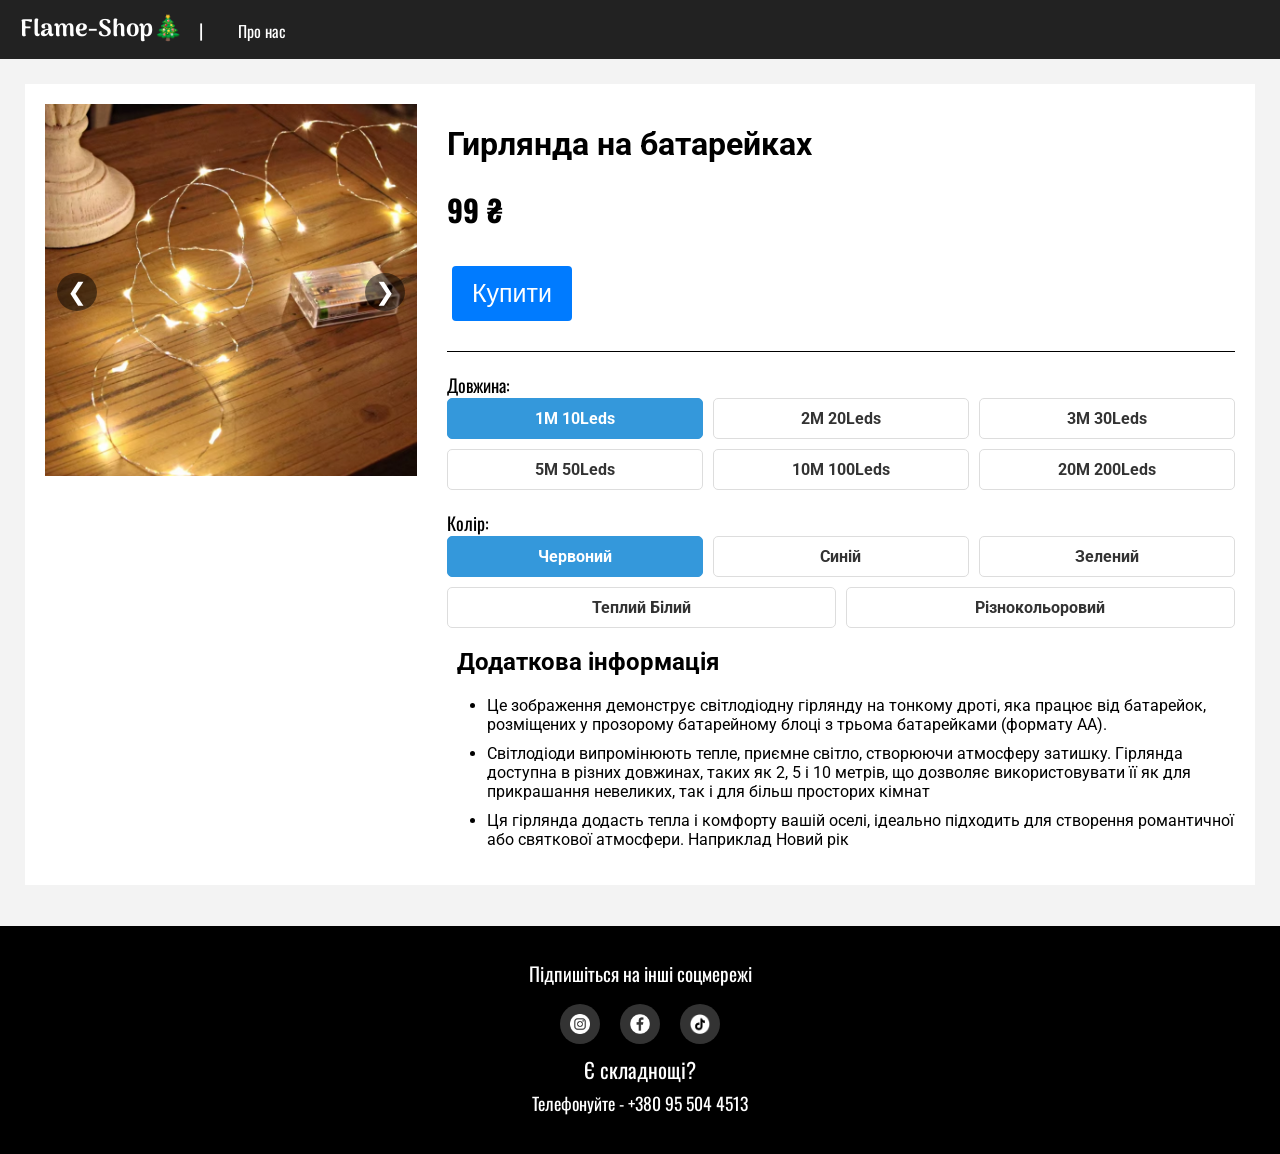
<file: ATLANT-shop-master/other/products-site/product1.html>
<!DOCTYPE html>
<html lang="uk">
<head>
    <meta charset="UTF-8">
    <meta name="viewport" content="width=device-width, initial-scale=1.0">
    <title>Flame-Shop🎄</title>
    <link rel="icon" href="../material/logo/logo.png" type="image/png">

    <link rel="stylesheet" href="css/styles.css">
    <link rel="icon" href="./material/logo/logo.png" type="image/png">
    <link rel="preconnect" href="https://fonts.googleapis.com">
    <link rel="preconnect" href="https://fonts.gstatic.com" crossorigin>
    <link href="https://fonts.googleapis.com/css2?family=Rubik+Wet+Paint&display=swap" rel="stylesheet">
    <link rel="preconnect" href="https://fonts.googleapis.com">
    <link rel="preconnect" href="https://fonts.gstatic.com" crossorigin>
    <link href="https://fonts.googleapis.com/css2?family=Oxanium:wght@200..800&family=Rubik+Wet+Paint&display=swap" rel="stylesheet">
    <link rel="preconnect" href="https://fonts.googleapis.com">
    <link rel="preconnect" href="https://fonts.gstatic.com" crossorigin>
    <link href="https://fonts.googleapis.com/css2?family=Arima:wght@100..700&family=Oxanium:wght@200..800&family=Rubik+Wet+Paint&display=swap" rel="stylesheet">
    <link rel="preconnect" href="https://fonts.googleapis.com">
    <link rel="preconnect" href="https://fonts.gstatic.com" crossorigin>
    <link href="https://fonts.googleapis.com/css2?family=Arima:wght@100..700&family=Oswald:wght@200..700&family=Oxanium:wght@200..800&family=Rubik+Wet+Paint&display=swap" rel="stylesheet">
    <link rel="preconnect" href="https://fonts.googleapis.com">
    <link rel="preconnect" href="https://fonts.gstatic.com" crossorigin>
    <link href="https://fonts.googleapis.com/css2?family=Arima:wght@100..700&family=Kanit:ital,wght@0,100;0,200;0,300;0,400;0,500;0,600;0,700;0,800;0,900;1,100;1,200;1,300;1,400;1,500;1,600;1,700;1,800;1,900&family=Oswald:wght@200..700&family=Oxanium:wght@200..800&family=Rubik+Wet+Paint&display=swap" rel="stylesheet">
    <link rel="preconnect" href="https://fonts.googleapis.com">
    <link rel="preconnect" href="https://fonts.gstatic.com" crossorigin>
    <link href="https://fonts.googleapis.com/css2?family=Arima:wght@100..700&family=Kanit:ital,wght@0,100;0,200;0,300;0,400;0,500;0,600;0,700;0,800;0,900;1,100;1,200;1,300;1,400;1,500;1,600;1,700;1,800;1,900&family=Oswald:wght@200..700&family=Oxanium:wght@200..800&family=Roboto:ital,wght@0,100;0,300;0,400;0,500;0,700;0,900;1,100;1,300;1,400;1,500;1,700;1,900&family=Rubik+Wet+Paint&display=swap" rel="stylesheet">
</head>
<body>
    <header>
        <div class="logo"><a href="#main">Flame-Shop🎄</a></div>
        <nav>
            <ul>
                <li class="separator">|</li>
                <li><a href="#about">Про нас</a></li>
            </ul>
        </nav>
    </header>

    <main>
        <div class="product-container">
            <div class="product-image">
                <!-- Слайдер для фотографій -->
                <div class="slider">
                    <img src="../material/Gerlanda3batarwhite/gerlanda3batareyki.png" alt="ger3bat" class="slide active">
                    <img src="../material/Gerlanda3batarwhite/ger3bat1.png" alt="ger3bat1" class="slide">
                    <img src="../material/Gerlanda3batarwhite/ger3bat2.png" alt="get1" class="slide">
                    <div class="navigation">
                        <button id="prev" class="nav-btn">❮</button>
                        <button id="next" class="nav-btn">❯</button>
                    </div>
                </div>
            </div>
            <div class="product-details">
                <h1>Гирлянда на батарейках</h1>
                <p class="price">
                    <span class="new-price pricedisplay" id="priceDisplay">199 ₴</span>
                    <!-- <span class="old-price">349 ₴</span> -->
                </p>
                <form id="buy">
                    <button class="buy-btn" id="buy">Купити</button>
                </form>
                
                <div class="divider"></div>


                <div class="span-options-div">
                    <span class="">Довжина:</span>
                </div>


                <div class="length-options">
                    <!-- Метр в script.js -->
                    <div class="length-option selected" data-length="1m 10Leds" data-price="99">1M 10Leds</div>
                    <div class="length-option" data-length="2meters 20 leds" data-price="150">2M 20Leds</div>
                    <div class="length-option" data-length="3meters 30 leds" data-price="200">3M 30Leds</div>
                    <div class="length-option" data-length="5meters 50 leds" data-price="300">5M 50Leds</div>
                    <div class="length-option" data-length="10meters 100 leds" data-price="400">10M 100Leds</div>
                    <div class="length-option" data-length="20meters 100 leds" data-price="502">20M 200Leds</div>
                </div>

                <div class="span-options-div">
                    <span>Колір:</span>
                </div>

                <div class="color-options">
                    <div class="color-option selected" data-color="Червоний" id="color-red">Червоний</div>
                    <div class="color-option" data-color="Синій" id="color-blue">Синій</div>
                    <div class="color-option" data-color="Зелений" id="color-green">Зелений</div>
                    <div class="color-option" data-color="Теплий Білий" id="color-warm-white">Теплий Білий</div>
                    <div class="color-option" data-color="Різнокольоровий" id="color-rainbow">Різнокольоровий</div>
                </div>


                <h2 class="more-inf">Додаткова інформація</h2>
                <ul class="warranty-options">
                    <li>
                        Це зображення демонструє світлодіодну гірлянду на тонкому дроті, яка працює від батарейок, розміщених у прозорому батарейному блоці з трьома батарейками (формату AA).
                    </li>
                    <li>
                        Світлодіоди випромінюють тепле, приємне світло, створюючи атмосферу затишку. 
                        Гірлянда доступна в різних довжинах, таких як 2, 5 і 10 метрів, 
                        що дозволяє використовувати її як для прикрашання невеликих, 
                        так і для більш просторих кімнат
                    </li>
                    <li>
                        Ця гірлянда додасть тепла і комфорту вашій оселі, 
                        ідеально підходить для створення романтичної або святкової атмосфери.
                        Наприклад Новий рік
                    </li>
                </ul>
            </div>
        </div>
    </main>

    <footer>
        <p>Підпишіться на інші соцмережі</p>
        <div class="social-icons">
            <a href="#"><img src="../icons/instagram-ico.png" alt="Instagram"></a>
            <a href="#"><img src="../icons/facebook-ico.png" alt="Facebook"></a>
            <a href="#"><img src="../icons/tiktok-logo.png" alt="TikTok"></a>
        </div>
        <div class="problems_is">
            <p>Є складнощі?</p>
            <p id="textToCopy" onclick="copyText()">
                Телефонуйте - +380 95 504 4513
                <span class="tooltip">Скопіювати номер</span>
            </p>
        </div>
        <div id="notification" class="notification">Номер скопійовано!</div>


    </footer>

    <script>
        function copyText() {
            // Отримуємо текст з елемента
            const number = '+380 95 504 45 13';

            // Копіюємо текст у буфер обміну
            navigator.clipboard.writeText(number).then(() => {
                // Показуємо сповіщення
                const notification = document.getElementById("notification");
                notification.classList.add("show");

                // Ховаємо сповіщення через 2 секунди
                setTimeout(() => {
                    notification.classList.remove("show");
                }, 2000);
            }).catch(err => {
                console.error("Помилка копіювання: ", err);
            });
        }
    </script>



<div id="modal">
    <div class="modal-content">
        <span class="close-btn">&times;</span>
        <h2>Інформація про товар</h2>
        <p>Довжина: <span id="productLength">1M</span></p>
        <p>Колір: <span id="productColor">Червоний🟥</span></p>
        <p>Ціна: <span id="productPrice">200</span><span> ₴</span></p>
        <button class="buy-button-modal" id="button-end-buy">Підтвердити покупку</button>
    </div>
</div>
    <script src="script-product1.js"></script>
</body>
</html>
</file>
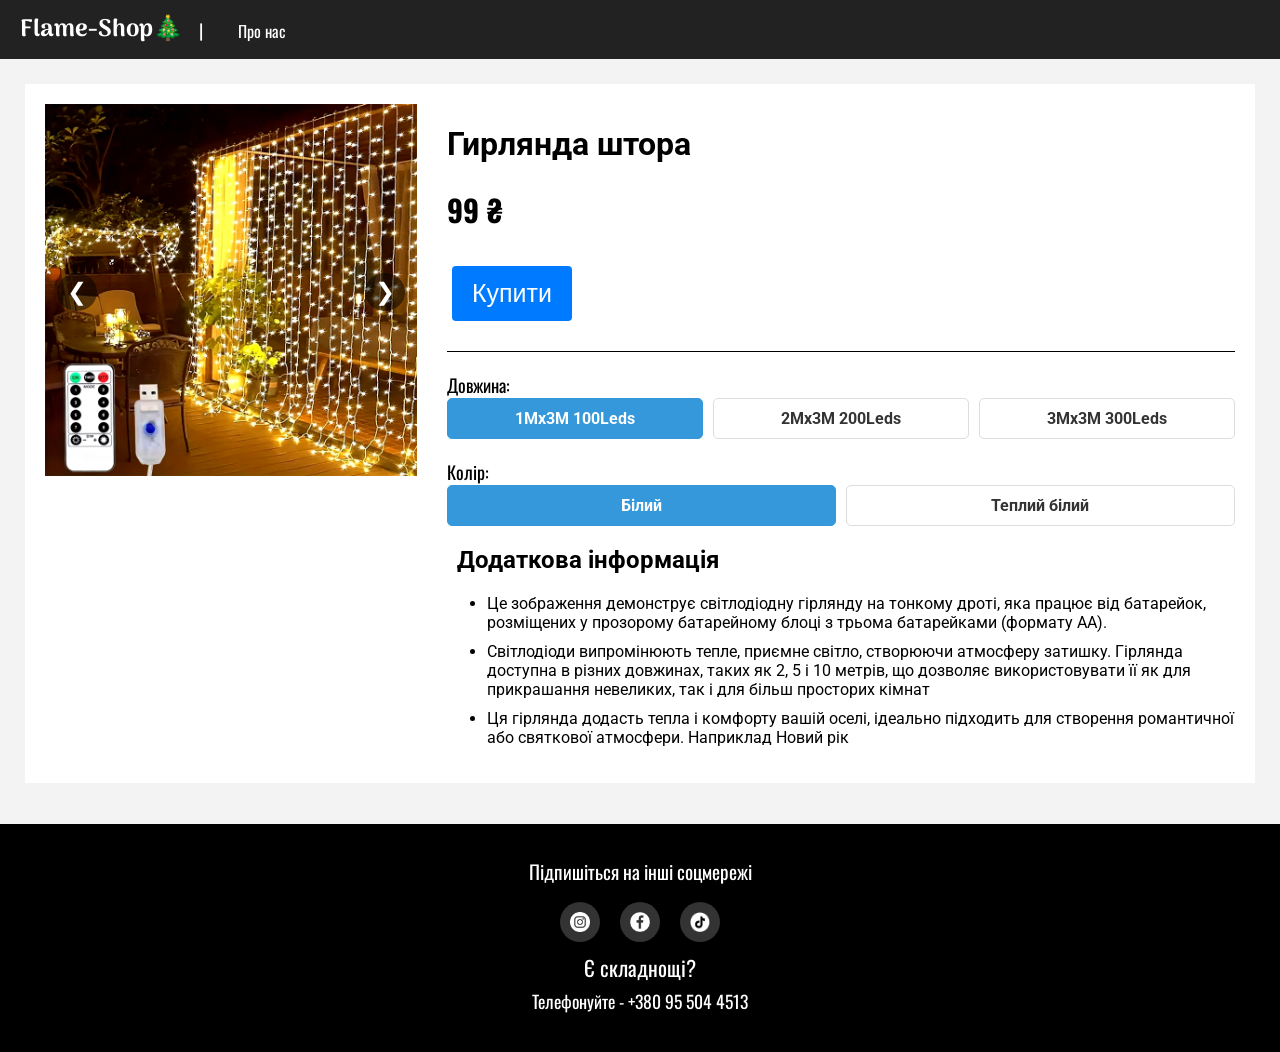
<file: ATLANT-shop-master/other/products-site/product3.html>
<!DOCTYPE html>
<html lang="uk">
<head>
    <meta charset="UTF-8">
    <meta name="viewport" content="width=device-width, initial-scale=1.0">
    <title>Flame-Shop🎄</title>
    <link rel="icon" href="../material/logo/logo.png" type="image/png">

    <link rel="stylesheet" href="css/styles.css">
    <link rel="icon" href="./material/logo/logo.png" type="image/png">
    <link rel="preconnect" href="https://fonts.googleapis.com">
    <link rel="preconnect" href="https://fonts.gstatic.com" crossorigin>
    <link href="https://fonts.googleapis.com/css2?family=Rubik+Wet+Paint&display=swap" rel="stylesheet">
    <link rel="preconnect" href="https://fonts.googleapis.com">
    <link rel="preconnect" href="https://fonts.gstatic.com" crossorigin>
    <link href="https://fonts.googleapis.com/css2?family=Oxanium:wght@200..800&family=Rubik+Wet+Paint&display=swap" rel="stylesheet">
    <link rel="preconnect" href="https://fonts.googleapis.com">
    <link rel="preconnect" href="https://fonts.gstatic.com" crossorigin>
    <link href="https://fonts.googleapis.com/css2?family=Arima:wght@100..700&family=Oxanium:wght@200..800&family=Rubik+Wet+Paint&display=swap" rel="stylesheet">
    <link rel="preconnect" href="https://fonts.googleapis.com">
    <link rel="preconnect" href="https://fonts.gstatic.com" crossorigin>
    <link href="https://fonts.googleapis.com/css2?family=Arima:wght@100..700&family=Oswald:wght@200..700&family=Oxanium:wght@200..800&family=Rubik+Wet+Paint&display=swap" rel="stylesheet">
    <link rel="preconnect" href="https://fonts.googleapis.com">
    <link rel="preconnect" href="https://fonts.gstatic.com" crossorigin>
    <link href="https://fonts.googleapis.com/css2?family=Arima:wght@100..700&family=Kanit:ital,wght@0,100;0,200;0,300;0,400;0,500;0,600;0,700;0,800;0,900;1,100;1,200;1,300;1,400;1,500;1,600;1,700;1,800;1,900&family=Oswald:wght@200..700&family=Oxanium:wght@200..800&family=Rubik+Wet+Paint&display=swap" rel="stylesheet">
    <link rel="preconnect" href="https://fonts.googleapis.com">
    <link rel="preconnect" href="https://fonts.gstatic.com" crossorigin>
    <link href="https://fonts.googleapis.com/css2?family=Arima:wght@100..700&family=Kanit:ital,wght@0,100;0,200;0,300;0,400;0,500;0,600;0,700;0,800;0,900;1,100;1,200;1,300;1,400;1,500;1,600;1,700;1,800;1,900&family=Oswald:wght@200..700&family=Oxanium:wght@200..800&family=Roboto:ital,wght@0,100;0,300;0,400;0,500;0,700;0,900;1,100;1,300;1,400;1,500;1,700;1,900&family=Rubik+Wet+Paint&display=swap" rel="stylesheet">
</head>
<body>
    <header>
        <div class="logo"><a href="#main">Flame-Shop🎄</a></div>
        <nav>
            <ul>
                <li class="separator">|</li>
                <li><a href="#about">Про нас</a></li>
            </ul>
        </nav>
    </header>

    <main>
        <div class="product-container">
            <div class="product-image">
                <!-- Слайдер для фотографій -->
                <div class="slider">
                    <img src="../material/shtoriger/shtoriger1.png" alt="gershtore1" class="slide active">
                    <img src="../material/shtoriger/shtoriger2.png" alt="gershore2" class="slide">
                    <img src="../material/shtoriger/shtoriger3.png" alt="gershote3" class="slide">
                    <div class="navigation">
                        <button id="prev" class="nav-btn">❮</button>
                        <button id="next" class="nav-btn">❯</button>
                    </div>
                </div>
            </div>
            <div class="product-details">
                <h1>Гирлянда штора</h1>
                <p class="price">
                    <span class="new-price pricedisplay" id="priceDisplay">190 ₴</span>
                    <!-- <span class="old-price">349 ₴</span> -->
                </p>
                <form id="buy">
                    <button class="buy-btn" id="buy">Купити</button>
                </form>
                
                <div class="divider"></div>


                <div class="span-options-div">
                    <span class="">Довжина:</span>
                </div>


                <div class="length-options">
                    <!-- Метр в script.js -->
                    <div class="length-option selected" data-length="1m 10Leds">1Mx3M 100Leds</div>
                    <div class="length-option" data-length="2meters 20 leds">2Mx3M 200Leds</div>
                    <div class="length-option" data-length="3meters 30 leds">3Mx3M 300Leds</div>
                </div>

                <div class="span-options-div">
                    <span>Колір:</span>
                </div>

                <div class="color-options">
                    <div class="color-option selected" data-color="Білий" id="color-white">Білий</div>
                    <div class="color-option" data-color="Теплий Білий" id="color-warm-white">Теплий білий</div>
                </div>


                <h2 class="more-inf">Додаткова інформація</h2>
                <ul class="warranty-options">
                    <li>
                        Це зображення демонструє світлодіодну гірлянду на тонкому дроті, яка працює від батарейок, розміщених у прозорому батарейному блоці з трьома батарейками (формату AA).
                    </li>
                    <li>
                        Світлодіоди випромінюють тепле, приємне світло, створюючи атмосферу затишку. 
                        Гірлянда доступна в різних довжинах, таких як 2, 5 і 10 метрів, 
                        що дозволяє використовувати її як для прикрашання невеликих, 
                        так і для більш просторих кімнат
                    </li>
                    <li>
                        Ця гірлянда додасть тепла і комфорту вашій оселі, 
                        ідеально підходить для створення романтичної або святкової атмосфери.
                        Наприклад Новий рік
                    </li>
                </ul>
            </div>
        </div>
    </main>

    <footer>
        <p>Підпишіться на інші соцмережі</p>
        <div class="social-icons">
            <a href="#"><img src="../icons/instagram-ico.png" alt="Instagram"></a>
            <a href="#"><img src="../icons/facebook-ico.png" alt="Facebook"></a>
            <a href="#"><img src="../icons/tiktok-logo.png" alt="TikTok"></a>
        </div>
        <div class="problems_is">
            <p>Є складнощі?</p>
            <p id="textToCopy" onclick="copyText()">
                Телефонуйте - +380 95 504 4513
                <span class="tooltip">Скопіювати номер</span>
            </p>
        </div>
        <div id="notification" class="notification">Номер скопійовано!</div>


    </footer>

    <script>
        function copyText() {
            // Отримуємо текст з елемента
            const number = '+380 95 504 45 13';

            // Копіюємо текст у буфер обміну
            navigator.clipboard.writeText(number).then(() => {
                // Показуємо сповіщення
                const notification = document.getElementById("notification");
                notification.classList.add("show");

                // Ховаємо сповіщення через 2 секунди
                setTimeout(() => {
                    notification.classList.remove("show");
                }, 2000);
            }).catch(err => {
                console.error("Помилка копіювання: ", err);
            });
        }
    </script>



<div id="modal">
    <div class="modal-content">
        <span class="close-btn">&times;</span>
        <h2>Інформація про товар</h2>
        <p>Довжина: <span id="productLength">1M</span></p>
        <p>Колір: <span id="productColor">Червоний🟥</span></p>
        <p>Ціна: <span id="productPrice">200</span><span> ₴</span></p>
        <button class="buy-button-modal" id="button-end-buy">Підтвердити покупку</button>
    </div>
</div>
    <script src="script-product3.js"></script>
</body>
</html>
</file>
<file: ATLANT-shop-master/other/products-site/css/styles.css>
body {
    font-family: "Oswald", sans-serif;
    margin: 0;
    padding: 0;
    background-color: #f3f3f3;
}

p {
    font-family: "Oswald", sans-serif;
}


main {
    padding: 25px;
    margin-bottom: 16px;
}


.divider {
    width: 100%;
    height: 1px;
    background-color: black;
    margin: 20px 0;
}


header {
    display: flex;
    padding: 10px 20px;
    background-color: #222;
    color: white;
    align-items: center;
}

header .logo a { 
    font-family: "Arima", system-ui;
}

header .logo a {
    font-family: "Arima", system-ui;
    font-size: 24px;
    font-weight: bold;
    text-decoration: none;
    color: white;
}

/* Стиль для навігаційного меню */
nav ul {
    list-style: none; /* Видаляємо маркери списку */
    padding: 0; /* Вимикаємо відступи */
    margin: 0; /* Вимикаємо зовнішні відступи */
}

nav ul li {
    display: inline; /* Відображаємо елементи списку в рядок */
    margin: 0 15px; /* Відстань між елементами */
}

nav ul li a {
    color: white; /* Колір тексту посилань */
    text-decoration: none; /* Без підкреслення */
    font-size: 16px; /* Розмір шрифту */
}

nav ul li a:hover {
    text-decoration: underline; /* Підкреслення при наведенні */
}

.separator {
    display: inline-block; /* Зберігаємо в рядку */
    color: white; /* Колір роздільника */
    font-size: 18px; /* Розмір шрифту для роздільника */
    margin: 0 16px; /* Відстань навколо роздільника */
}

/* Контейнер для тексту */
.container {
    display: flex;
    justify-content: center; /* Центруємо по горизонталі */
    align-items: center; /* Центруємо по вертикалі */
    height: 100vh; /* Висота вікна */
    text-align: center; /* Центруємо текст */
}





.length-options {
    position: relative;
    display: flex;
    flex-wrap: wrap;
    gap: 10px;
    margin-bottom: 20px;
    justify-content: center;
}

.length-option {
    position: relative;
    padding: 10px 20px;
    border: 1px solid #ddd;
    border-radius: 5px;
    color: #333;
    cursor: pointer;
    font-weight: bold;
    z-index: 1;
    transition: color 0.3s, background-color 0.3s, border-color 0.3s;
    flex: 1 1 calc(25% - 10px);
    text-align: center;
    background-color: transparent; /* Фон за замовчуванням прозорий */
}

.length-option.selected {
    color: #fff;
    background-color: #3498db; /* Фон для вибраної кнопки */
    border-color: #3498db;
}

.length-option:hover {
    color: #111;
}







.color-options {
    position: relative;
    display: flex;
    flex-wrap: wrap;
    gap: 10px;
    margin-bottom: 20px;
    justify-content: center;
}

.color-option {
    position: relative;
    padding: 10px 20px;
    border: 1px solid #ddd;
    border-radius: 5px;
    color: #333;
    cursor: pointer;
    font-weight: bold;
    z-index: 1;
    transition: color 0.3s, background-color 0.3s, border-color 0.3s;
    flex: 1 1 calc(25% - 10px);
    text-align: center;
    background-color: transparent; /* Фон за замовчуванням прозорий */
}

.color-option.selected {
    color: #fff;
    background-color: #3498db; /* Фон для вибраної кнопки */
    border-color: #3498db;
}

.color-option-red.selected {
    color: #fff;
    background-color: #3498db; /* Фон для вибраної кнопки */
    border-color: #3498db;
}


.color-option:hover {
    color: #111;
}

@media (max-width: 600px) {
    .color-option {
        flex: 1 1 calc(50% - 10px);
    }
}

@media (max-width: 400px) {
    .color-option {
        flex: 1 1 100%;
    }
}


.span-options-div {
    font-family: "Oswald", sans-serif;
    font-size: 18px;
}









.slider {
    position: absolute;
    top: 0;
    left: 0;
    width: 0;
    height: 100%;
    background-color: #3498db; /* Колір повзунка */
    border-radius: 5px;
    z-index: 0;
    transition: width 0.3s ease, left 0.3s ease;
}

.product-image {
    position: relative;
    width: 75%; /* Ширина слайдера */
    overflow: hidden; /* Сховати все, що виходить за межі */
}

/* Адаптивність */
@media (max-width: 600px) {
    .length-option {
        flex: 1 1 calc(50% - 10px);
    }
    .span-options-div{
        margin-bottom: 20px;
    }
    .product-image {
        width: auto;
        height: auto;
    }
}

@media (max-width: 400px) {
    .length-option {
        flex: 1 1 100%;
    }
}







.product-container {
    display: flex;
    padding: 20px;
    background-color: #fff;
}



.slider {
    position: relative;
    width: auto; /* Ширина слайдера */
    height: auto;
    display: flex; /* Використовуємо флекс для горизонтального розташування слайдів */
    transition: transform 0.5s ease; /* Плавна анімація для переходу між зображеннями */
}


.slide {
    min-width: 100%; /* Кожен слайд займає всю ширину слайдера */
    display: none; /* Сховати всі слайди спочатку */
}

.slide.active {
    display: block; /* Показати активний слайд */
}

@media (max-width: 600px) {
    .slider img {
        max-height: 300px; /* Зменшена висота для мобільних пристроїв */
    }
}

.navigation {
    position: absolute;
    top: 50%;
    width: 100%;
    display: flex;
    justify-content: space-between;
    transform: translateY(-50%);
}

.nav-btn {
    background-color: rgba(255, 255, 255, 0.7);
    border: none;
    cursor: pointer;
    font-size: 24px;
    margin: 2px;
    padding: 8px;
    border-radius: 50%;
    transition: background-color 0.3s;
}

.nav-btn:hover {
    background-color: rgba(255, 255, 255, 1);
}




.problems_is {
    margin-top: 10px;
    font-size: 1.1em;
}

/* Стиль для тексту */
#textToCopy {
    cursor: pointer;
    font-size: 1em;
    padding: 5px;
    position: relative; /* Для позиціювання підказки */
}

#textToCopy:hover {
    color: #333;
}

/* Стиль для підказки */
.tooltip {
    font-family: "Kanit", sans-serif;    
    font-size: 0.8em;
    position: absolute;
    bottom: 100%; /* Розміщуємо підказку вище тексту */
    left: 50%;
    transform: translateX(-50%);
    background-color: #333;
    color: white;
    padding: 5px 10px;
    border-radius: 5px;
    opacity: 0;
    transition: opacity 0.3s;
    pointer-events: none; /* Щоб підказка не перешкоджала клікам */
    z-index: 1000;
}

/* Показуємо підказку при наведенні */
#textToCopy:hover .tooltip {
    opacity: 1;
}

/* Стиль для сповіщення */
.notification {
    position: fixed;
    top: 20px;
    left: 50%;
    transform: translateX(-50%); /* Центруємо по горизонталі */
    background-color: rgba(53, 59, 53, 0.9); /* Трохи прозорий фон */
    color: white;
    padding: 10px 20px;
    border-radius: 5px;
    opacity: 0;
    transition: opacity 0.5s ease, transform 0.5s ease; /* Плавна анімація */
    z-index: 1000;
    transform: translateY(-20px); /* Зсув вгору для випливання */
}

.show {
    opacity: 1;
    transform: translateY(0); /* Зворотний зсув для випливання */
}




























.product-details {
    font-family: "Roboto", sans-serif;
    margin-left: 30px;
}

.price {
    font-size: 24px;
    color: #333;
}

.old-price {
    text-decoration: line-through;
    color: #838383;
    margin-left: 10px;
    font-size: 20px;
}

.new-price {
    color: #000000;
    font-weight: bold;
    font-size: 30px;
}

.buy-btn {
    display: inline-block;
    margin: 10px 5px;
    padding: 13px 20px;
    background-color: #007bff;
    color: #fff;
    border: none;
    font-size: 25px;
    border-radius: 4px;
    cursor: pointer;
}

.buy-btn:hover {
    background-color: #005ebd;
}

.more-inf {
    margin-left: 10px;
}

.warranty-options li {
    margin-bottom: 10px;
}

footer {
    background-color: #000;
    color: white;
    text-align: center;
    padding: 33px 0;
    position: relative;
}

footer p {
    margin: 0;
    font-size: 1.2em;
}

.social-icons {
    margin-top: 1em;
    display: flex;
    justify-content: center;  
}

.social-icons a {
    margin: 0 10px;
    display: inline-block;
    width: 40px;
    height: 40px;
    border-radius: 50%;
    overflow: hidden;
    background-color: #333;
    display: flex;
    justify-content: center;
    align-items: center;
    transition: background-color 0.3s ease, box-shadow 0.3s ease;
}

.social-icons a:hover {
    background-color: red;  
    box-shadow: 0 0 10px rgba(255, 0, 0, 0.5);
}

.social-icons img {
    width: 20px;
    height: 20px;
    filter: invert(100%);  
    transition: filter 0.3s ease;
}

.social-icons a:hover img {
    filter: invert(100%);  
}

/* Додаємо медіа-запит для мобільних пристроїв */
@media (max-width: 600px) {
    .product-container {
        flex-direction: column;
        align-items: center;
    }

    .product-image img {
        width: 100%;
        max-width: 300px;
        height: auto;
    }

    .product-details {
        margin-left: 0;
        text-align: center;
    }

    .product-details h1 {
        margin-top: 20px;
        font-size: 24px;
    }

    .buy-btn {
        width: 80%;
        font-size: 20px;
        padding: 10px;
    }

    .warranty-options {
        padding: 0 20px;
        text-align: left;
    }
}




::-webkit-scrollbar {
    width: 5px;
    height: 5px;
}

/* Бігунок */
::-webkit-scrollbar-thumb {
    background-color: orange;
    border-radius: 10px;
    transition: all 0.3s ease; /* Додаємо плавний перехід для ефекту */
}

/* Фон треку */
::-webkit-scrollbar-track {
    background-color: #333;
    border-radius: 5px;
}

/* Ефект збільшення при наведенні */
::-webkit-scrollbar-thumb:hover {
    background-color: darkorange;
    box-shadow: 0 0 5px darkorange; /* Додаємо тінь для імітації збільшення */
    transform: scale(1.5); /* Масштабування */
    border-radius: 12px; /* Трохи більший радіус */
}








.slider-container {
    display: flex;
    position: relative;
}

.slide {
    display: none;
    width: 100%;
}

.slide.active {
    display: block;
}

#prev, #next {
    cursor: pointer;
    position: absolute;
    top: 50%;
    transform: translateY(-50%);
    font-size: 24px;
    color: white;
    background: rgba(0, 0, 0, 0.5);
    padding: 5px 10px;
}

#prev { left: 10px; }
#next { right: 10px; }









#modal {
    display: none; /* приховано за замовчуванням */
    visibility: hidden; /* Запобігає показу навіть на мить */
    position: fixed;
    top: 0;
    left: 0;
    width: 100%;
    height: 100%;
    background-color: rgba(0, 0, 0, 0.5);
    display: flex;
    justify-content: center;
    align-items: center;
    z-index: 1000;
}

.modal-content {
    background-color: white;
    padding: 20px;
    font-size: 20px;
    border-radius: 8px;
    max-width: 400px;
    width: 80%;
    text-align: center;
    position: relative; /* Для позиціювання кнопки закриття */
    box-shadow: 0 4px 8px rgba(0, 0, 0, 0.2); /* Додає тінь для кращої видимості */
}

.close-btn {
    position: absolute;
    top: 5px;
    right: 10px;
    cursor: pointer;
    font-size: 30px;
    margin-right: 10px;
}

.close-btn:hover {
    color: #676767;
}



.buy-button-modal {
    font-family: "Oswald", sans-serif;;
    display: inline-block;
    margin: 10px 5px;
    padding: 13px 20px;
    background-color: #007bff;
    color: #fff;
    border: none;
    font-size: 20px;
    border-radius: 4px;
    cursor: pointer;
}

.buy-button-modal:hover {
    background-color: #005ebd;
}
</file>
